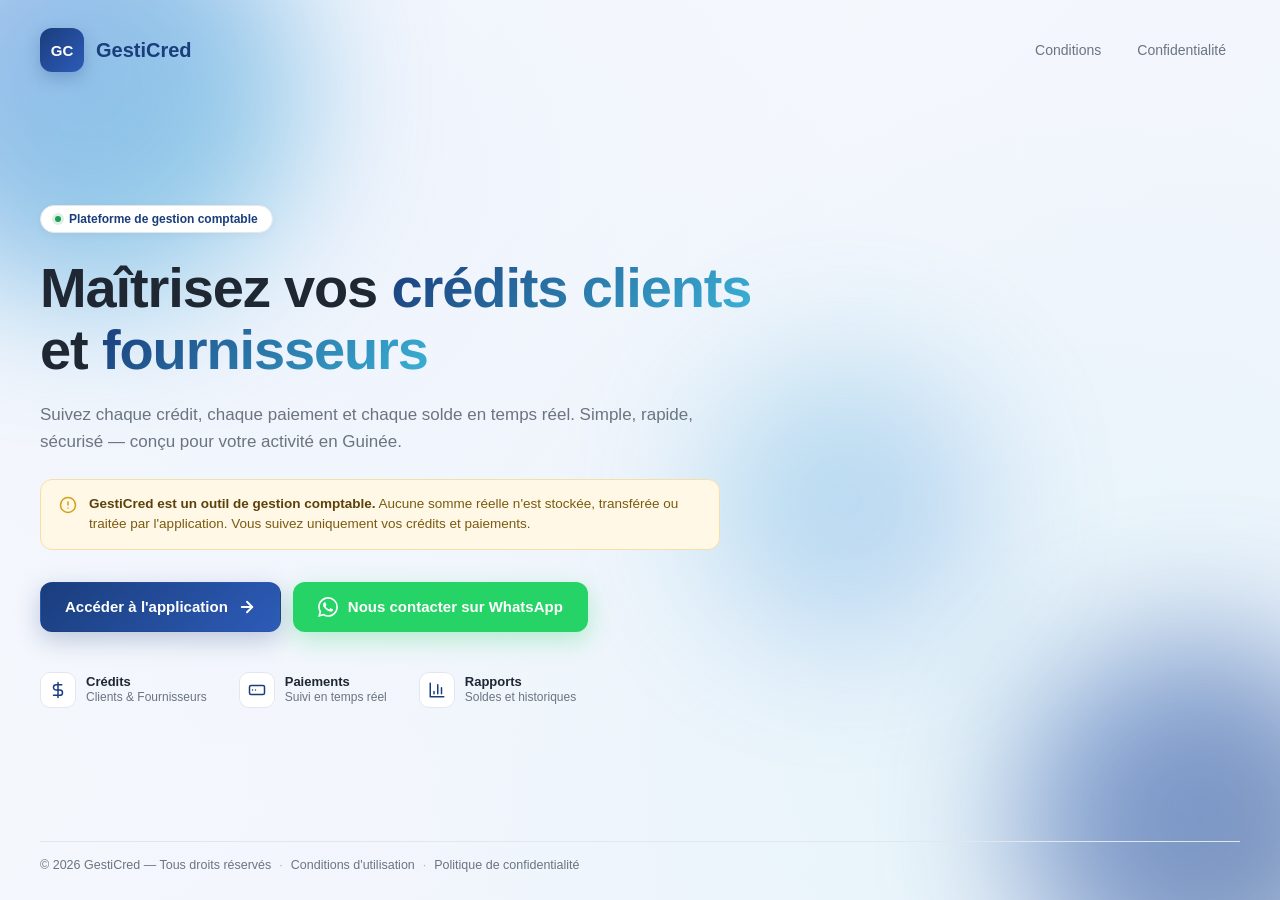
<file: index.html>
<!DOCTYPE html>
<html lang="fr">
<head>
  <meta charset="UTF-8">
  <meta name="viewport" content="width=device-width, initial-scale=1, viewport-fit=cover">
  <title>GestiCred — Gérez vos crédits et paiements</title>
  <meta name="description" content="GestiCred : application de gestion comptable pour suivre vos crédits clients et fournisseurs, vos paiements et vos soldes en temps réel.">
  <link rel="stylesheet" href="style.css">
  <link rel="icon" type="image/svg+xml" href="data:image/svg+xml,<svg xmlns='http://www.w3.org/2000/svg' viewBox='0 0 100 100'><rect width='100' height='100' rx='20' fill='%231a3d7c'/><text x='50' y='68' font-size='52' font-family='system-ui' font-weight='700' fill='white' text-anchor='middle'>GC</text></svg>">
</head>
<body>
  <div class="bg">
    <div class="orb orb-1"></div>
    <div class="orb orb-2"></div>
    <div class="orb orb-3"></div>
  </div>

  <div class="container">
    <header class="header">
      <div class="brand">
        <div class="brand-mark">GC</div>
        <div class="brand-name">GestiCred</div>
      </div>
      <nav class="nav">
        <a href="conditions.html">Conditions</a>
        <a href="confidentialite.html">Confidentialité</a>
      </nav>
    </header>

    <main class="main">
      <div class="badge">
        <span class="dot"></span>
        Plateforme de gestion comptable
      </div>

      <h1 class="title">
        Maîtrisez vos <span class="gradient">crédits clients</span><br>
        et <span class="gradient">fournisseurs</span>
      </h1>

      <p class="subtitle">
        Suivez chaque crédit, chaque paiement et chaque solde en temps réel.
        Simple, rapide, sécurisé — conçu pour votre activité en Guinée.
      </p>

      <div class="disclaimer">
        <svg width="18" height="18" viewBox="0 0 24 24" fill="none" stroke="currentColor" stroke-width="2" stroke-linecap="round" stroke-linejoin="round">
          <circle cx="12" cy="12" r="10"></circle>
          <line x1="12" y1="8" x2="12" y2="12"></line>
          <line x1="12" y1="16" x2="12.01" y2="16"></line>
        </svg>
        <div>
          <strong>GestiCred est un outil de gestion comptable.</strong>
          Aucune somme réelle n'est stockée, transférée ou traitée par l'application.
          Vous suivez uniquement vos crédits et paiements.
        </div>
      </div>

      <div class="cta">
        <a href="https://script.google.com/macros/s/AKfycbxhsPE6fJwOSTSNTmUucdqxIV3LrZ25KkMJTvf3AbWw79Gis3nGMbTJSrgAmh9lDITe/exec"
           target="_blank" rel="noopener"
           class="btn btn-primary">
          Accéder à l'application
          <svg width="18" height="18" viewBox="0 0 24 24" fill="none" stroke="currentColor" stroke-width="2.5" stroke-linecap="round" stroke-linejoin="round">
            <line x1="5" y1="12" x2="19" y2="12"></line>
            <polyline points="12 5 19 12 12 19"></polyline>
          </svg>
        </a>

        <a href="https://wa.me/224623274512?text=Bonjour%2C%20je%20souhaite%20en%20savoir%20plus%20sur%20GestiCred"
           target="_blank" rel="noopener"
           class="btn btn-whatsapp">
          <svg width="20" height="20" viewBox="0 0 24 24" fill="currentColor">
            <path d="M17.472 14.382c-.297-.149-1.758-.867-2.03-.967-.273-.099-.471-.148-.67.15-.197.297-.767.966-.94 1.164-.173.199-.347.223-.644.075-.297-.15-1.255-.463-2.39-1.475-.883-.788-1.48-1.761-1.653-2.059-.173-.297-.018-.458.13-.606.134-.133.298-.347.446-.52.149-.174.198-.298.298-.497.099-.198.05-.371-.025-.52-.075-.149-.669-1.612-.916-2.207-.242-.579-.487-.5-.669-.51-.173-.008-.371-.01-.57-.01-.198 0-.52.074-.792.372-.272.297-1.04 1.016-1.04 2.479 0 1.462 1.065 2.875 1.213 3.074.149.198 2.096 3.2 5.077 4.487.709.306 1.262.489 1.694.625.712.227 1.36.195 1.871.118.571-.085 1.758-.719 2.006-1.413.248-.694.248-1.289.173-1.413-.074-.124-.272-.198-.57-.347m-5.421 7.403h-.004a9.87 9.87 0 01-5.031-1.378l-.361-.214-3.741.982.998-3.648-.235-.374a9.86 9.86 0 01-1.51-5.26c.001-5.45 4.436-9.884 9.888-9.884 2.64 0 5.122 1.03 6.988 2.898a9.825 9.825 0 012.893 6.994c-.003 5.45-4.437 9.884-9.885 9.884m8.413-18.297A11.815 11.815 0 0012.05 0C5.495 0 .16 5.335.157 11.892c0 2.096.547 4.142 1.588 5.945L.057 24l6.305-1.654a11.882 11.882 0 005.683 1.448h.005c6.554 0 11.89-5.335 11.893-11.893a11.821 11.821 0 00-3.48-8.413Z"/>
          </svg>
          Nous contacter sur WhatsApp
        </a>
      </div>

      <div class="features">
        <div class="feature">
          <div class="feature-icon">
            <svg width="18" height="18" viewBox="0 0 24 24" fill="none" stroke="currentColor" stroke-width="2" stroke-linecap="round" stroke-linejoin="round">
              <path d="M12 2v20M17 5H9.5a3.5 3.5 0 0 0 0 7h5a3.5 3.5 0 0 1 0 7H6"></path>
            </svg>
          </div>
          <div>
            <strong>Crédits</strong>
            <span>Clients & Fournisseurs</span>
          </div>
        </div>
        <div class="feature">
          <div class="feature-icon">
            <svg width="18" height="18" viewBox="0 0 24 24" fill="none" stroke="currentColor" stroke-width="2" stroke-linecap="round" stroke-linejoin="round">
              <rect x="2" y="6" width="20" height="12" rx="2"></rect>
              <path d="M6 12h.01M10 12h.01"></path>
            </svg>
          </div>
          <div>
            <strong>Paiements</strong>
            <span>Suivi en temps réel</span>
          </div>
        </div>
        <div class="feature">
          <div class="feature-icon">
            <svg width="18" height="18" viewBox="0 0 24 24" fill="none" stroke="currentColor" stroke-width="2" stroke-linecap="round" stroke-linejoin="round">
              <path d="M3 3v18h18"></path>
              <path d="M18 17V9M13 17V5M8 17v-3"></path>
            </svg>
          </div>
          <div>
            <strong>Rapports</strong>
            <span>Soldes et historiques</span>
          </div>
        </div>
      </div>
    </main>

    <footer class="footer">
      <span>© <span id="year"></span> GestiCred — Tous droits réservés</span>
      <span class="sep">·</span>
      <a href="conditions.html">Conditions d'utilisation</a>
      <span class="sep">·</span>
      <a href="confidentialite.html">Politique de confidentialité</a>
    </footer>
  </div>

  <script>document.getElementById('year').textContent = new Date().getFullYear();</script>
</body>
</html>
</file>
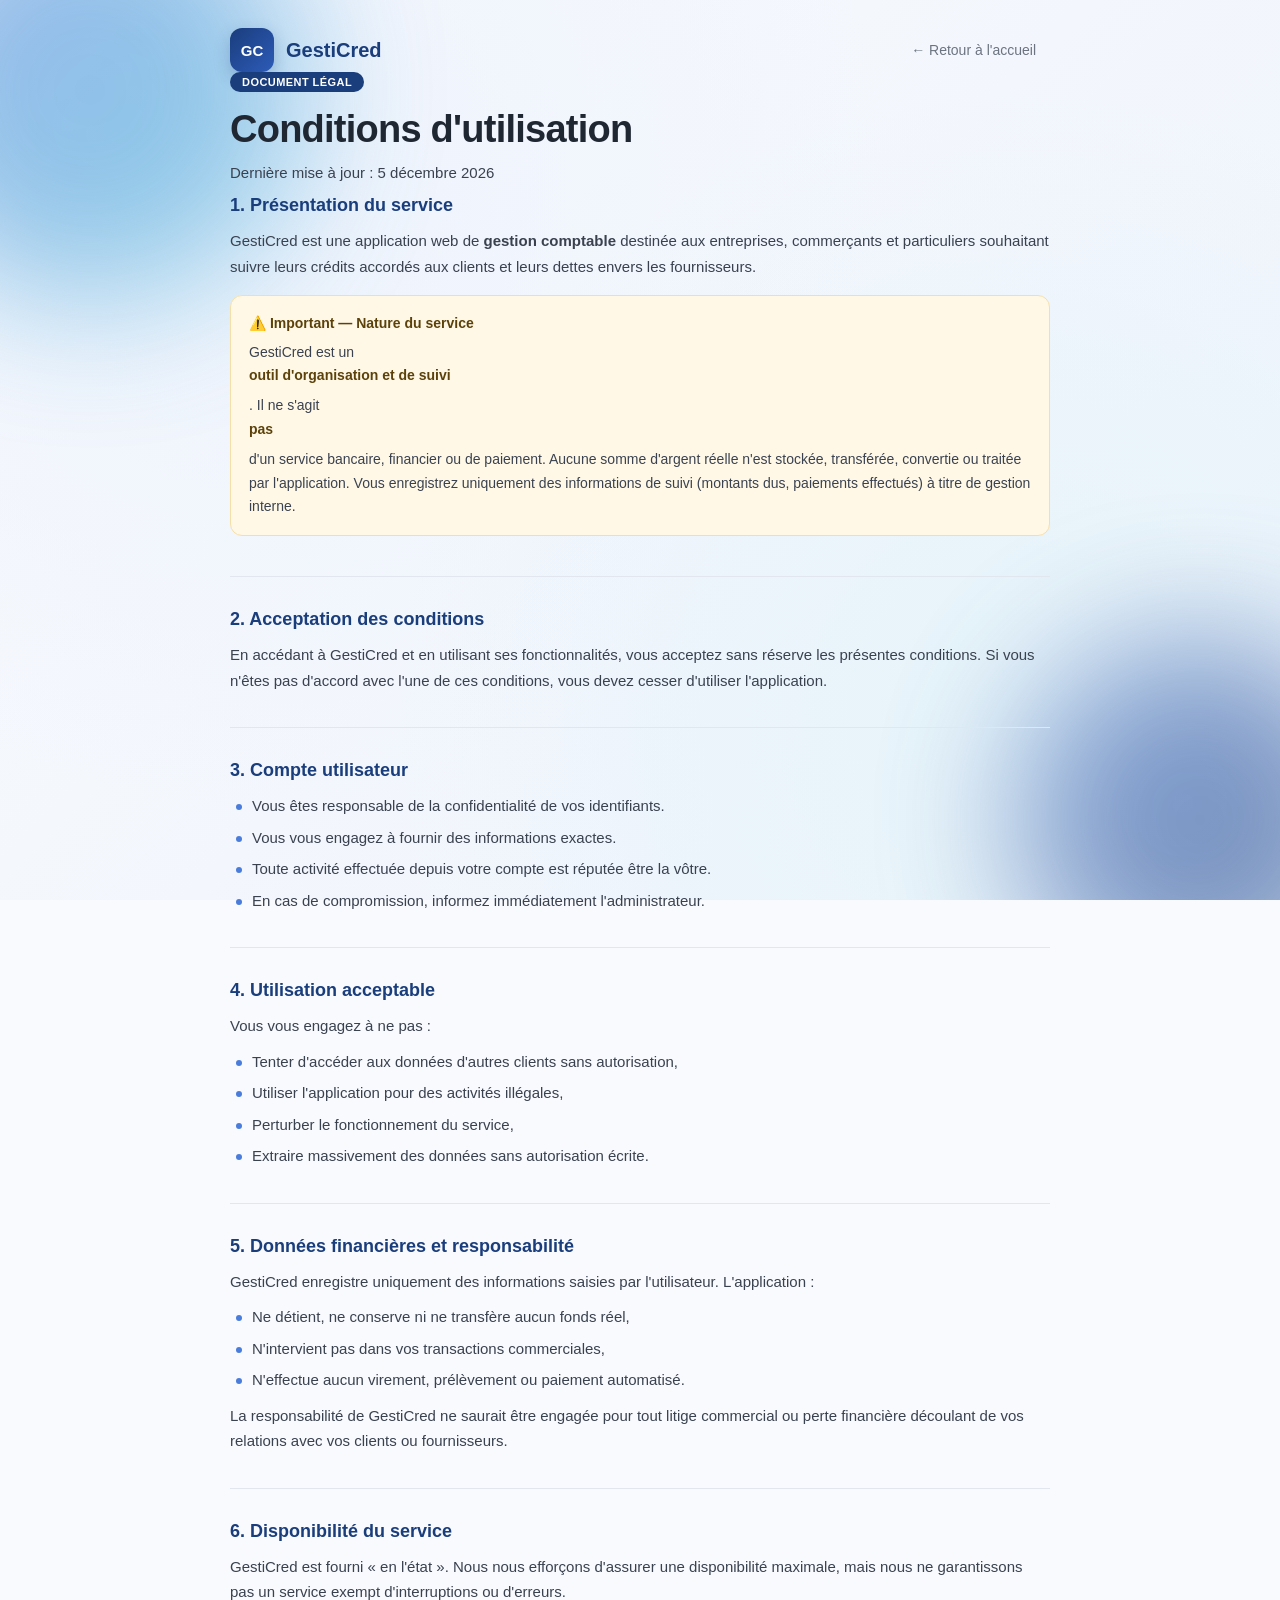
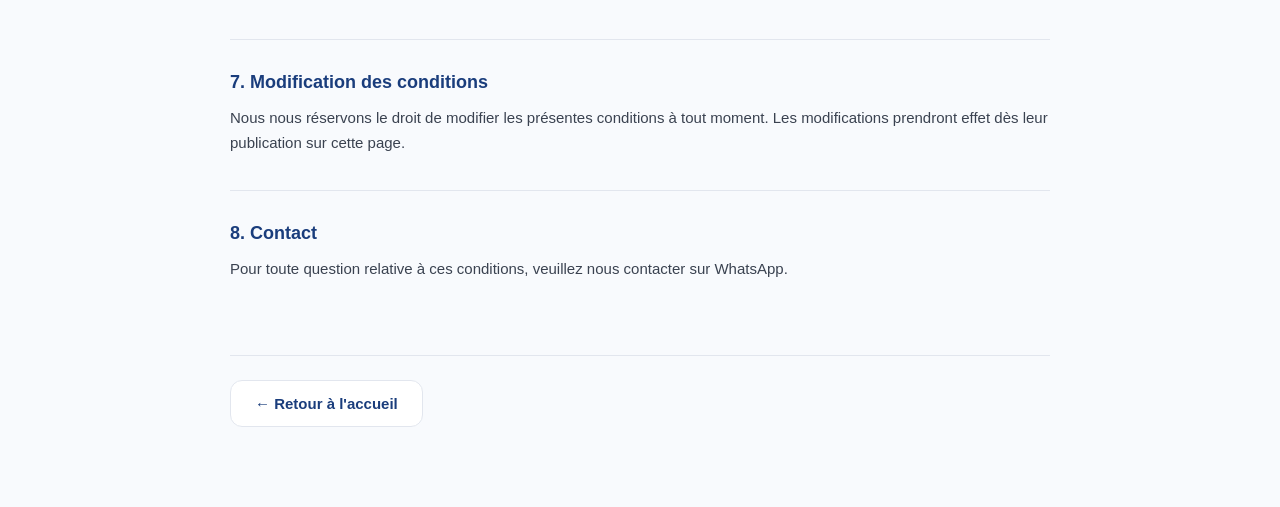
<file: conditions.html>
<!DOCTYPE html>
<html lang="fr">
<head>
  <meta charset="UTF-8">
  <meta name="viewport" content="width=device-width, initial-scale=1">
  <title>Conditions d'utilisation — GestiCred</title>
  <link rel="stylesheet" href="style.css">
  <link rel="icon" type="image/svg+xml" href="data:image/svg+xml,<svg xmlns='http://www.w3.org/2000/svg' viewBox='0 0 100 100'><rect width='100' height='100' rx='20' fill='%231a3d7c'/><text x='50' y='68' font-size='52' font-family='system-ui' font-weight='700' fill='white' text-anchor='middle'>GC</text></svg>">
</head>
<body class="legal-body">
  <div class="bg">
    <div class="orb orb-1"></div>
    <div class="orb orb-2"></div>
  </div>

  <div class="legal-container">
    <header class="header">
      <a href="index.html" class="brand brand-link">
        <div class="brand-mark">GC</div>
        <div class="brand-name">GestiCred</div>
      </a>
      <a href="index.html" class="nav-back">← Retour à l'accueil</a>
    </header>

    <main class="legal-content">
      <div class="legal-badge">Document légal</div>
      <h1 class="legal-title">Conditions d'utilisation</h1>
      <p class="legal-updated">Dernière mise à jour : <span id="date"></span></p>

      <section>
        <h2>1. Présentation du service</h2>
        <p>GestiCred est une application web de <strong>gestion comptable</strong> destinée aux entreprises, commerçants et particuliers souhaitant suivre leurs crédits accordés aux clients et leurs dettes envers les fournisseurs.</p>

        <div class="callout callout-warning">
          <strong>⚠️ Important — Nature du service</strong>
          <p>GestiCred est un <strong>outil d'organisation et de suivi</strong>. Il ne s'agit <strong>pas</strong> d'un service bancaire, financier ou de paiement. Aucune somme d'argent réelle n'est stockée, transférée, convertie ou traitée par l'application. Vous enregistrez uniquement des informations de suivi (montants dus, paiements effectués) à titre de gestion interne.</p>
        </div>
      </section>

      <section>
        <h2>2. Acceptation des conditions</h2>
        <p>En accédant à GestiCred et en utilisant ses fonctionnalités, vous acceptez sans réserve les présentes conditions. Si vous n'êtes pas d'accord avec l'une de ces conditions, vous devez cesser d'utiliser l'application.</p>
      </section>

      <section>
        <h2>3. Compte utilisateur</h2>
        <ul>
          <li>Vous êtes responsable de la confidentialité de vos identifiants.</li>
          <li>Vous vous engagez à fournir des informations exactes.</li>
          <li>Toute activité effectuée depuis votre compte est réputée être la vôtre.</li>
          <li>En cas de compromission, informez immédiatement l'administrateur.</li>
        </ul>
      </section>

      <section>
        <h2>4. Utilisation acceptable</h2>
        <p>Vous vous engagez à ne pas :</p>
        <ul>
          <li>Tenter d'accéder aux données d'autres clients sans autorisation,</li>
          <li>Utiliser l'application pour des activités illégales,</li>
          <li>Perturber le fonctionnement du service,</li>
          <li>Extraire massivement des données sans autorisation écrite.</li>
        </ul>
      </section>

      <section>
        <h2>5. Données financières et responsabilité</h2>
        <p>GestiCred enregistre uniquement des informations saisies par l'utilisateur. L'application :</p>
        <ul>
          <li>Ne détient, ne conserve ni ne transfère aucun fonds réel,</li>
          <li>N'intervient pas dans vos transactions commerciales,</li>
          <li>N'effectue aucun virement, prélèvement ou paiement automatisé.</li>
        </ul>
        <p>La responsabilité de GestiCred ne saurait être engagée pour tout litige commercial ou perte financière découlant de vos relations avec vos clients ou fournisseurs.</p>
      </section>

      <section>
        <h2>6. Disponibilité du service</h2>
        <p>GestiCred est fourni « en l'état ». Nous nous efforçons d'assurer une disponibilité maximale, mais nous ne garantissons pas un service exempt d'interruptions ou d'erreurs.</p>
      </section>

      <section>
        <h2>7. Modification des conditions</h2>
        <p>Nous nous réservons le droit de modifier les présentes conditions à tout moment. Les modifications prendront effet dès leur publication sur cette page.</p>
      </section>

      <section>
        <h2>8. Contact</h2>
        <p>Pour toute question relative à ces conditions, veuillez nous contacter sur WhatsApp.</p>
      </section>

      <div class="legal-footer">
        <a href="index.html" class="btn btn-outline">← Retour à l'accueil</a>
      </div>
    </main>
  </div>

  <script>document.getElementById('date').textContent = new Date().toLocaleDateString('fr-FR', { day: 'numeric', month: 'long', year: 'numeric' });</script>
</body>
</html>
</file>
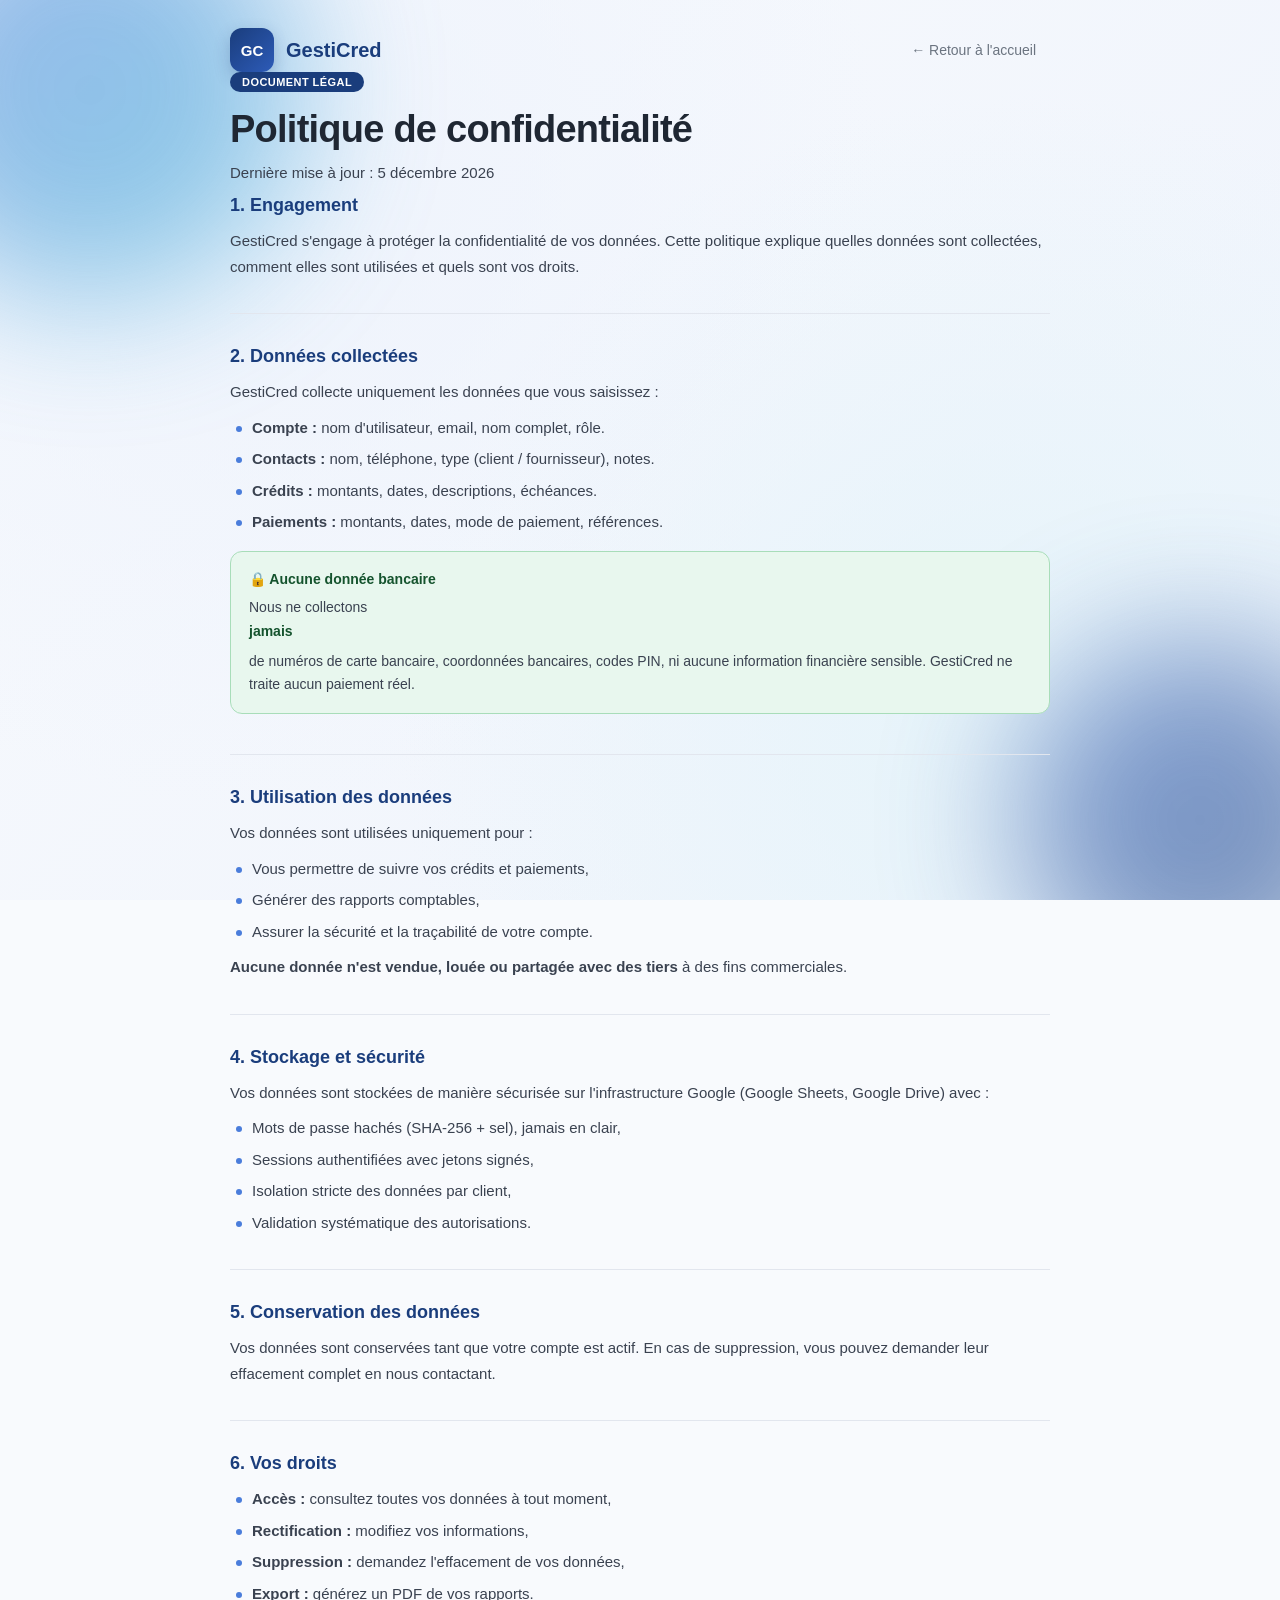
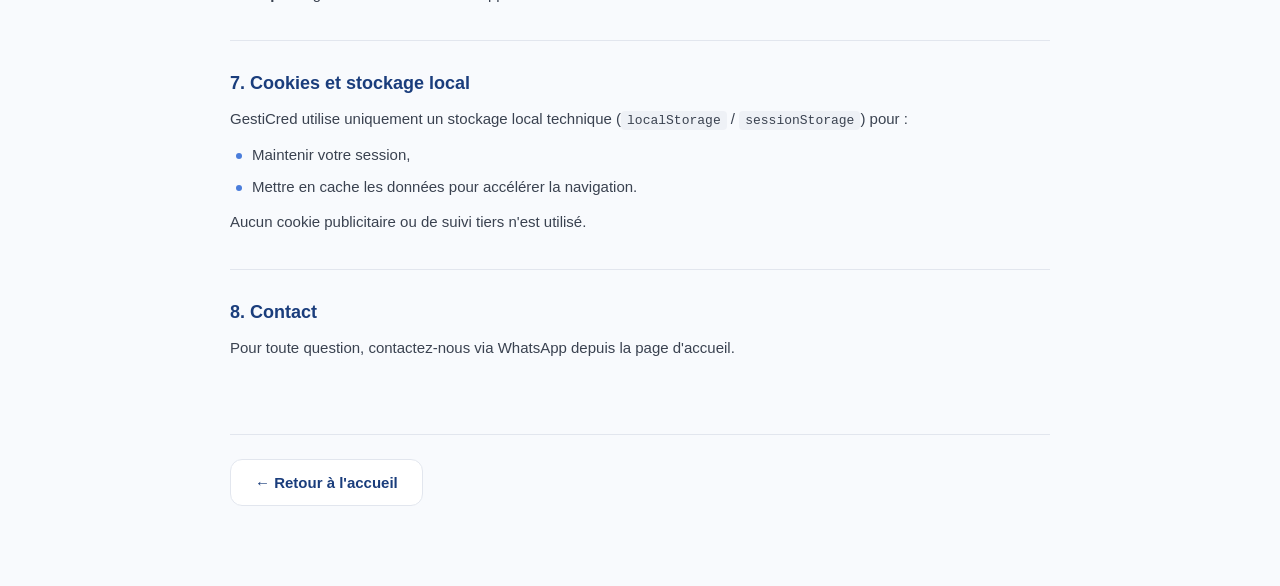
<file: confidentialite.html>
<!DOCTYPE html>
<html lang="fr">
<head>
  <meta charset="UTF-8">
  <meta name="viewport" content="width=device-width, initial-scale=1">
  <title>Politique de confidentialité — GestiCred</title>
  <link rel="stylesheet" href="style.css">
  <link rel="icon" type="image/svg+xml" href="data:image/svg+xml,<svg xmlns='http://www.w3.org/2000/svg' viewBox='0 0 100 100'><rect width='100' height='100' rx='20' fill='%231a3d7c'/><text x='50' y='68' font-size='52' font-family='system-ui' font-weight='700' fill='white' text-anchor='middle'>GC</text></svg>">
</head>
<body class="legal-body">
  <div class="bg">
    <div class="orb orb-1"></div>
    <div class="orb orb-2"></div>
  </div>

  <div class="legal-container">
    <header class="header">
      <a href="index.html" class="brand brand-link">
        <div class="brand-mark">GC</div>
        <div class="brand-name">GestiCred</div>
      </a>
      <a href="index.html" class="nav-back">← Retour à l'accueil</a>
    </header>

    <main class="legal-content">
      <div class="legal-badge">Document légal</div>
      <h1 class="legal-title">Politique de confidentialité</h1>
      <p class="legal-updated">Dernière mise à jour : <span id="date"></span></p>

      <section>
        <h2>1. Engagement</h2>
        <p>GestiCred s'engage à protéger la confidentialité de vos données. Cette politique explique quelles données sont collectées, comment elles sont utilisées et quels sont vos droits.</p>
      </section>

      <section>
        <h2>2. Données collectées</h2>
        <p>GestiCred collecte uniquement les données que vous saisissez :</p>
        <ul>
          <li><strong>Compte :</strong> nom d'utilisateur, email, nom complet, rôle.</li>
          <li><strong>Contacts :</strong> nom, téléphone, type (client / fournisseur), notes.</li>
          <li><strong>Crédits :</strong> montants, dates, descriptions, échéances.</li>
          <li><strong>Paiements :</strong> montants, dates, mode de paiement, références.</li>
        </ul>

        <div class="callout callout-success">
          <strong>🔒 Aucune donnée bancaire</strong>
          <p>Nous ne collectons <strong>jamais</strong> de numéros de carte bancaire, coordonnées bancaires, codes PIN, ni aucune information financière sensible. GestiCred ne traite aucun paiement réel.</p>
        </div>
      </section>

      <section>
        <h2>3. Utilisation des données</h2>
        <p>Vos données sont utilisées uniquement pour :</p>
        <ul>
          <li>Vous permettre de suivre vos crédits et paiements,</li>
          <li>Générer des rapports comptables,</li>
          <li>Assurer la sécurité et la traçabilité de votre compte.</li>
        </ul>
        <p><strong>Aucune donnée n'est vendue, louée ou partagée avec des tiers</strong> à des fins commerciales.</p>
      </section>

      <section>
        <h2>4. Stockage et sécurité</h2>
        <p>Vos données sont stockées de manière sécurisée sur l'infrastructure Google (Google Sheets, Google Drive) avec :</p>
        <ul>
          <li>Mots de passe hachés (SHA-256 + sel), jamais en clair,</li>
          <li>Sessions authentifiées avec jetons signés,</li>
          <li>Isolation stricte des données par client,</li>
          <li>Validation systématique des autorisations.</li>
        </ul>
      </section>

      <section>
        <h2>5. Conservation des données</h2>
        <p>Vos données sont conservées tant que votre compte est actif. En cas de suppression, vous pouvez demander leur effacement complet en nous contactant.</p>
      </section>

      <section>
        <h2>6. Vos droits</h2>
        <ul>
          <li><strong>Accès :</strong> consultez toutes vos données à tout moment,</li>
          <li><strong>Rectification :</strong> modifiez vos informations,</li>
          <li><strong>Suppression :</strong> demandez l'effacement de vos données,</li>
          <li><strong>Export :</strong> générez un PDF de vos rapports.</li>
        </ul>
      </section>

      <section>
        <h2>7. Cookies et stockage local</h2>
        <p>GestiCred utilise uniquement un stockage local technique (<code>localStorage</code> / <code>sessionStorage</code>) pour :</p>
        <ul>
          <li>Maintenir votre session,</li>
          <li>Mettre en cache les données pour accélérer la navigation.</li>
        </ul>
        <p>Aucun cookie publicitaire ou de suivi tiers n'est utilisé.</p>
      </section>

      <section>
        <h2>8. Contact</h2>
        <p>Pour toute question, contactez-nous via WhatsApp depuis la page d'accueil.</p>
      </section>

      <div class="legal-footer">
        <a href="index.html" class="btn btn-outline">← Retour à l'accueil</a>
      </div>
    </main>
  </div>

  <script>document.getElementById('date').textContent = new Date().toLocaleDateString('fr-FR', { day: 'numeric', month: 'long', year: 'numeric' });</script>
</body>
</html>
</file>
<file: style.css>
/* ============================================================
   GESTICRED LANDING — Style moderne
   ============================================================ */

* { box-sizing: border-box; margin: 0; padding: 0; }

:root {
  --blue:    #1a3d7c;
  --blue-2:  #2d5bb8;
  --blue-3:  #4a7ddb;
  --cyan:    #3bb2d6;
  --text:    #1f2733;
  --muted:   #6b7480;
  --border:  #e2e6ee;
  --success: #1f9d55;
  --warning: #f5dfa8;
  --warning-text: #7a5a10;
}

html, body {
  min-height: 100%;
  font-family: -apple-system, BlinkMacSystemFont, "Segoe UI", Roboto,
               "Helvetica Neue", Arial, sans-serif;
  color: var(--text);
  background: #f8fafd;
  -webkit-font-smoothing: antialiased;
}

body {
  min-height: 100vh;
  min-height: 100dvh;
  position: relative;
  overflow-x: hidden;
}

/* ---------- Fond ---------- */
.bg {
  position: fixed;
  inset: 0;
  z-index: 0;
  pointer-events: none;
  overflow: hidden;
  background:
    radial-gradient(circle at 20% 20%, #eef3fc 0%, transparent 50%),
    radial-gradient(circle at 80% 80%, #e6f4fa 0%, transparent 50%),
    linear-gradient(135deg, #f8fafd 0%, #eef3fc 100%);
}

.orb {
  position: absolute;
  border-radius: 50%;
  filter: blur(70px);
  opacity: .55;
  animation: float 18s ease-in-out infinite;
}
.orb-1 {
  width: 420px; height: 420px;
  background: linear-gradient(135deg, #4a7ddb, #3bb2d6);
  top: -120px; left: -120px;
}
.orb-2 {
  width: 360px; height: 360px;
  background: linear-gradient(135deg, #2d5bb8, #1a3d7c);
  bottom: -100px; right: -100px;
  animation-delay: -6s;
}
.orb-3 {
  width: 280px; height: 280px;
  background: linear-gradient(135deg, #3bb2d6, #4a7ddb);
  top: 40%; left: 55%;
  opacity: .3;
  animation-delay: -12s;
}

@keyframes float {
  0%, 100% { transform: translate(0, 0) scale(1); }
  33%      { transform: translate(30px, -40px) scale(1.05); }
  66%      { transform: translate(-30px, 40px) scale(.95); }
}

/* ---------- Container principal ---------- */
.container {
  position: relative;
  z-index: 1;
  display: flex;
  flex-direction: column;
  min-height: 100vh;
  min-height: 100dvh;
  max-width: 1280px;
  margin: 0 auto;
  padding: 28px 40px;
  gap: 24px;
}

/* ---------- Header ---------- */
.header {
  display: flex;
  justify-content: space-between;
  align-items: center;
  gap: 16px;
  flex-shrink: 0;
}

.brand {
  display: flex;
  align-items: center;
  gap: 12px;
  text-decoration: none;
}

.brand-mark {
  width: 44px; height: 44px;
  display: flex; align-items: center; justify-content: center;
  background: linear-gradient(135deg, var(--blue), var(--blue-2));
  color: #fff;
  font-weight: 800;
  font-size: 15px;
  border-radius: 12px;
  box-shadow: 0 6px 16px rgba(26, 61, 124, .25);
}

.brand-name {
  font-size: 20px;
  font-weight: 700;
  color: var(--blue);
}

.nav {
  display: flex;
  gap: 8px;
}

.nav a, .nav-back {
  color: var(--muted);
  text-decoration: none;
  font-size: 14px;
  font-weight: 500;
  padding: 8px 14px;
  border-radius: 8px;
  transition: all .15s ease;
}
.nav a:hover, .nav-back:hover {
  color: var(--blue);
  background: rgba(26, 61, 124, .06);
}

/* ---------- Main hero ---------- */
.main {
  flex: 1;
  display: flex;
  flex-direction: column;
  justify-content: center;
  align-items: flex-start;
  max-width: 880px;
  padding: 20px 0;
}

.badge {
  display: inline-flex;
  align-items: center;
  gap: 8px;
  padding: 6px 14px;
  background: #fff;
  border: 1px solid var(--border);
  border-radius: 100px;
  font-size: 12px;
  font-weight: 600;
  color: var(--blue);
  margin-bottom: 24px;
  box-shadow: 0 2px 8px rgba(15, 30, 60, .04);
}

.dot {
  width: 6px; height: 6px;
  border-radius: 50%;
  background: var(--success);
  box-shadow: 0 0 0 3px rgba(31, 157, 85, .15);
  animation: pulse 2s ease-in-out infinite;
}

@keyframes pulse {
  0%, 100% { box-shadow: 0 0 0 3px rgba(31, 157, 85, .15); }
  50%      { box-shadow: 0 0 0 6px rgba(31, 157, 85, .05); }
}

.title {
  font-size: clamp(32px, 5vw, 56px);
  line-height: 1.1;
  font-weight: 800;
  letter-spacing: -.02em;
  margin-bottom: 20px;
}

.gradient {
  background: linear-gradient(135deg, var(--blue), var(--cyan));
  -webkit-background-clip: text;
  background-clip: text;
  -webkit-text-fill-color: transparent;
  color: transparent;
}

.subtitle {
  font-size: clamp(15px, 1.4vw, 17px);
  line-height: 1.6;
  color: var(--muted);
  margin-bottom: 24px;
  max-width: 680px;
}

.disclaimer {
  display: flex;
  align-items: flex-start;
  gap: 12px;
  padding: 14px 18px;
  background: #fff8e6;
  border: 1px solid var(--warning);
  border-radius: 12px;
  font-size: 13.5px;
  line-height: 1.5;
  color: var(--warning-text);
  margin-bottom: 32px;
  max-width: 680px;
}
.disclaimer svg {
  flex-shrink: 0;
  margin-top: 2px;
  color: #d4a017;
}
.disclaimer strong { color: #5c420a; }

/* ---------- CTA ---------- */
.cta {
  display: flex;
  gap: 12px;
  flex-wrap: wrap;
  margin-bottom: 40px;
}

.btn {
  display: inline-flex;
  align-items: center;
  gap: 10px;
  padding: 14px 24px;
  text-decoration: none;
  font-weight: 600;
  font-size: 15px;
  border-radius: 12px;
  transition: all .2s ease;
  cursor: pointer;
  border: 1px solid transparent;
}

.btn-primary {
  background: linear-gradient(135deg, var(--blue), var(--blue-2));
  color: #fff;
  box-shadow: 0 8px 24px rgba(26, 61, 124, .25);
}
.btn-primary:hover {
  transform: translateY(-2px);
  box-shadow: 0 12px 32px rgba(26, 61, 124, .35);
}

.btn-whatsapp {
  background: #25D366;
  color: #fff;
  box-shadow: 0 8px 24px rgba(37, 211, 102, .3);
}
.btn-whatsapp:hover {
  background: #20BD5A;
  transform: translateY(-2px);
  box-shadow: 0 12px 32px rgba(37, 211, 102, .4);
}

.btn-outline {
  background: #fff;
  color: var(--blue);
  border-color: var(--border);
}
.btn-outline:hover {
  border-color: var(--blue);
  background: rgba(26, 61, 124, .03);
}

/* ---------- Features ---------- */
.features {
  display: flex;
  gap: 32px;
  flex-wrap: wrap;
}

.feature {
  display: flex;
  align-items: center;
  gap: 10px;
}

.feature-icon {
  width: 36px; height: 36px;
  display: flex; align-items: center; justify-content: center;
  background: #fff;
  border: 1px solid var(--border);
  border-radius: 10px;
  color: var(--blue);
  flex-shrink: 0;
}

.feature > div:last-child {
  display: flex;
  flex-direction: column;
  line-height: 1.25;
}

.feature strong { font-size: 13px; font-weight: 700; }
.feature span { font-size: 12px; color: var(--muted); }

/* ---------- Footer ---------- */
.footer {
  display: flex;
  align-items: center;
  gap: 8px;
  flex-wrap: wrap;
  font-size: 12.5px;
  color: var(--muted);
  padding-top: 16px;
  border-top: 1px solid var(--border);
  flex-shrink: 0;
}
.footer a {
  color: var(--muted);
  text-decoration: none;
}
.footer a:hover { color: var(--blue); }
.sep { opacity: .5; }

/* ============================================================
   PAGES LÉGALES
   ============================================================ */
.legal-body {
  overflow-y: auto;
}

.legal-container {
  position: relative;
  z-index: 1;
  max-width: 900px;
  margin: 0 auto;
  padding: 28px 40px 80px;
}

.brand-link { text-decoration: none; }

.legal-content {
  animation: fadeUp .4s ease-out;
}

@keyframes fadeUp {
  from { opacity: 0; transform: translateY(12px); }
  to { opacity: 1; transform: translateY(0); }
}

.legal-badge {
  display: inline-block;
  padding: 4px 12px;
  background: var(--blue);
  color: #fff;
  border-radius: 100px;
  font-size: 11px;
  font-weight: 700;
  letter-spacing: .04em;
  text-transform: uppercase;
  margin-bottom: 16px;
}

.legal-title {
  font-size: clamp(26px, 4vw, 38px);
  line-height: 1.15;
  font-weight: 800;
  letter-spacing: -.02em;
  margin-bottom: 8px;
  color: var(--text);
}

.legal-updated {
  color: var(--muted);
  font-size: 13px;
  margin-bottom: 40px;
}

.legal-content section {
  margin-bottom: 32px;
  padding-bottom: 24px;
  border-bottom: 1px solid var(--border);
}
.legal-content section:last-of-type { border-bottom: none; }

.legal-content h2 {
  font-size: 18px;
  font-weight: 700;
  margin-bottom: 12px;
  color: var(--blue);
}

.legal-content p {
  font-size: 15px;
  line-height: 1.7;
  color: #3a4250;
  margin-bottom: 10px;
}

.legal-content ul {
  list-style: none;
  padding-left: 0;
  margin: 10px 0;
}
.legal-content ul li {
  position: relative;
  padding-left: 22px;
  font-size: 15px;
  line-height: 1.7;
  color: #3a4250;
  margin-bottom: 6px;
}
.legal-content ul li::before {
  content: '';
  position: absolute;
  left: 6px;
  top: 11px;
  width: 6px; height: 6px;
  border-radius: 50%;
  background: var(--blue-3);
}

.legal-content code {
  background: #eef1f6;
  padding: 2px 6px;
  border-radius: 4px;
  font-size: 13px;
  font-family: ui-monospace, SFMono-Regular, Menlo, monospace;
}

.callout {
  margin: 16px 0;
  padding: 16px 18px;
  border-radius: 12px;
  font-size: 14px;
  line-height: 1.6;
  border: 1px solid;
}
.callout strong { display: block; margin-bottom: 6px; font-size: 14px; }
.callout p { margin: 0; font-size: 14px; }

.callout-warning {
  background: #fff8e6;
  border-color: var(--warning);
  color: var(--warning-text);
}
.callout-warning strong { color: #5c420a; }

.callout-success {
  background: #e8f7ee;
  border-color: #a8ddb9;
  color: #166534;
}
.callout-success strong { color: #14532d; }

.legal-footer {
  margin-top: 40px;
  padding-top: 24px;
  border-top: 1px solid var(--border);
}

/* ============================================================
   RESPONSIVE
   ============================================================ */

@media (max-width: 900px) {
  .container, .legal-container { padding: 24px 24px; }
  .hero-features { gap: 20px; }
}

@media (max-width: 640px) {
  .container {
    padding: 20px 18px;
    gap: 16px;
  }

  .brand-mark { width: 38px; height: 38px; font-size: 13px; }
  .brand-name { font-size: 17px; }

  .nav a, .nav-back { padding: 6px 10px; font-size: 13px; }

  .badge { font-size: 11px; padding: 5px 12px; margin-bottom: 18px; }
  .title { font-size: 30px; margin-bottom: 16px; }
  .subtitle { font-size: 15px; margin-bottom: 20px; }

  .disclaimer {
    padding: 12px 14px;
    font-size: 12.5px;
    margin-bottom: 24px;
  }

  .cta {
    flex-direction: column;
    gap: 10px;
    margin-bottom: 28px;
    width: 100%;
  }

  .btn {
    width: 100%;
    justify-content: center;
    padding: 13px 20px;
    font-size: 14px;
  }

  .features {
    gap: 14px;
    flex-direction: column;
  }
  .feature { align-items: center; }

  .footer {
    font-size: 11.5px;
    gap: 6px;
  }

  /* Legal pages */
  .legal-container { padding: 20px 18px 60px; }
  .legal-title { font-size: 24px; }
  .legal-content h2 { font-size: 16px; }
  .legal-content p,
  .legal-content ul li { font-size: 14px; }
}

@media (max-width: 380px) {
  .title { font-size: 26px; }
  .brand-name { font-size: 16px; }
}
</file>
